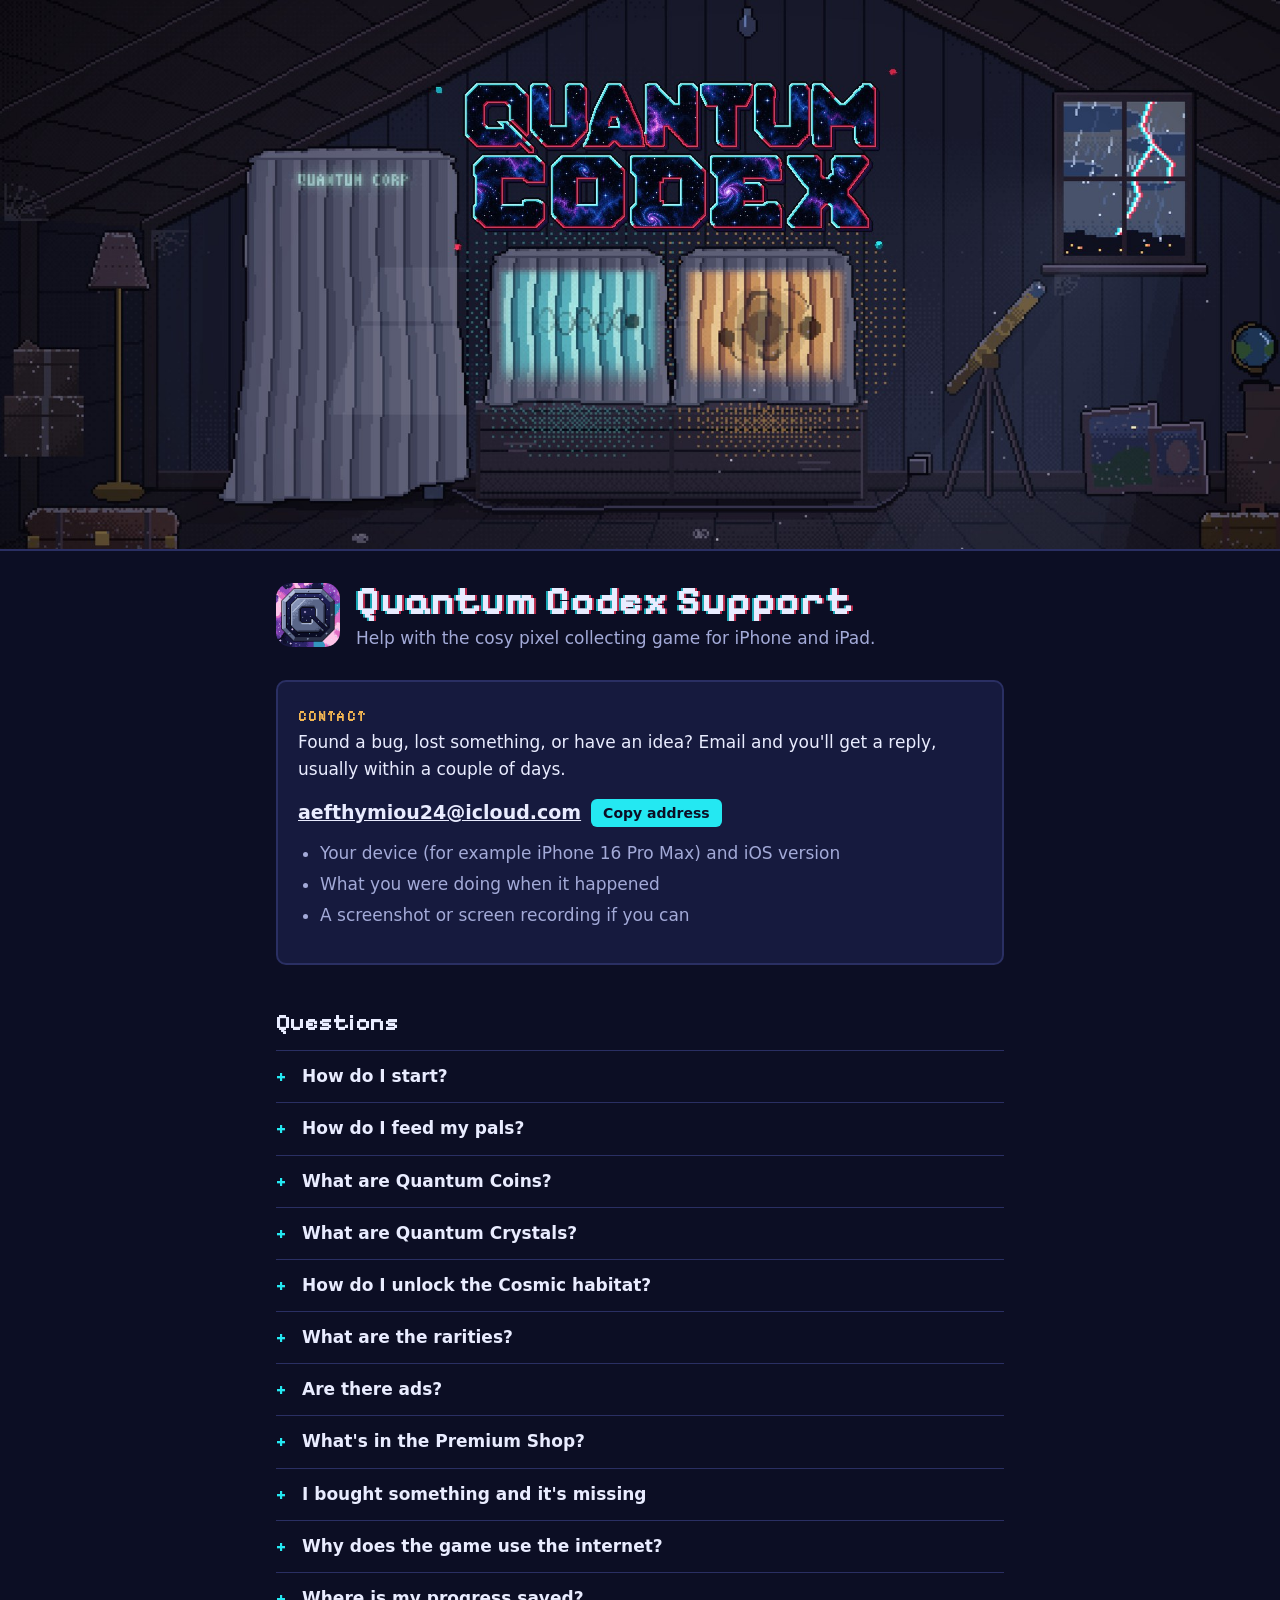
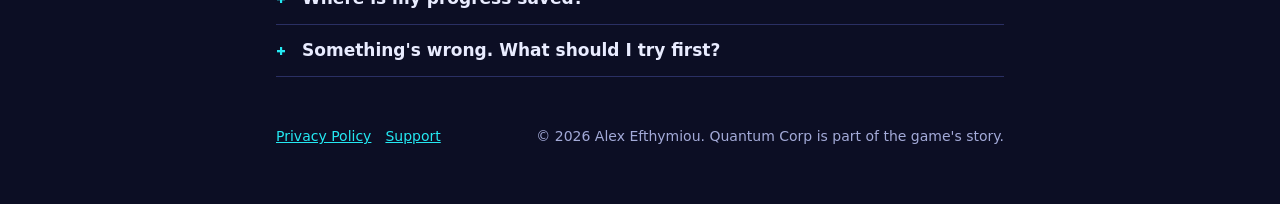
<file: index.html>
<!doctype html>
<html lang="en-AU">
<head>
<meta charset="utf-8">
<meta name="viewport" content="width=device-width, initial-scale=1">
<title>Quantum Codex Support</title>
<meta name="description" content="Help, contact and privacy for Quantum Codex, a cosy pixel collecting game for iPhone and iPad.">
<link rel="icon" type="image/png" href="assets/favicon.png">
<link rel="apple-touch-icon" href="assets/apple-touch-icon.png">
<link rel="stylesheet" href="assets/site.css">
</head>
<body>

<div class="hero"><img src="assets/attic.jpg" alt="Grandpa's attic at night: a vending machine under a sheet marked Quantum Corp, two habitats glowing under their sheets, lightning in the window, and the Quantum Codex logo." width="1920" height="823"></div>

<main class="wrap">
  <header class="top">
    <img src="assets/icon-256.png" alt="">
    <div>
      <h1>Quantum Codex Support</h1>
      <p class="tag">Help with the cosy pixel collecting game for iPhone and iPad.</p>
    </div>
  </header>

  <section class="panel" aria-labelledby="contact-h">
    <span class="label" id="contact-h">Contact</span>
    <p>Found a bug, lost something, or have an idea? Email and you'll get a reply, usually within a couple of days.</p>
    <div class="mail">
      <a id="email" href="mailto:aefthymiou24@icloud.com?subject=Quantum%20Codex">aefthymiou24@icloud.com</a>
      <button type="button" id="copy">Copy address</button>
    </div>
    <ul>
      <li>Your device (for example iPhone 16 Pro Max) and iOS version</li>
      <li>What you were doing when it happened</li>
      <li>A screenshot or screen recording if you can</li>
    </ul>
  </section>

  <h2>Questions</h2>
  <details>
    <summary>How do I start?</summary>
    <div><p>Plug in the machine in the attic, open a pack from the shop and swipe across it to tear it open. Keep the pals you want and release the rest.</p></div>
  </details>
  <details>
    <summary>How do I feed my pals?</summary>
    <div><p>Hold your finger on an empty part of the habitat to drop food essence. Pals that eat grow from <strong>Nascent</strong> to <strong>Developed</strong>, and grown pals earn far more. Upgrade your food to feed the bigger, hungrier pals from later packs.</p></div>
  </details>
  <details>
    <summary>What are Quantum Coins?</summary>
    <div><p>The game's money. Your pals earn Quantum Coins over time, even while the game is closed. Spend them on new packs, pack levels and upgrades.</p></div>
  </details>
  <details>
    <summary>What are Quantum Crystals?</summary>
    <div>
      <p>A rarer currency. Once it has evolved, each <strong>Anomaly class</strong> pal makes one Quantum Crystal every 3 days. You can also watch an ad for one every 4 hours, or buy packs of them in SHOP &gt; CRYSTALS.</p>
      <p>Trade a crystal for Quantum Coins on the same screen. What it trades for grows as you unlock dearer packs. You never need crystals to progress.</p>
    </div>
  </details>
  <details>
    <summary>How do I unlock the Cosmic habitat?</summary>
    <div><p>Keep collecting. Once you've found enough pals, HABITATS appears and the Cosmic habitat can be unlocked there, with its asteroids, comets, planets and stars.</p></div>
  </details>
  <details>
    <summary>What are the rarities?</summary>
    <div><p>Common, Rare, Epic, Legendary and Anomaly. Some pals also come in special colours, and now and then a pack catches fire and leaves a Smouldering pal behind.</p></div>
  </details>
  <details>
    <summary>Are there ads?</summary>
    <div>
      <p>Yes. Most are ads you choose to watch for a reward: free Quantum Coins, the last bit of a pack you've nearly saved for, double the coins for a pal you sell, double what your pals earned while you were away, or a free Quantum Crystal.</p>
      <p>A full-screen ad also shows after about every 5 minutes of play, at a natural pause such as closing a menu, and never in your first 5 minutes. <strong>Remove Ads</strong> in the Premium Shop stops the full-screen ads; you can still choose to watch the reward ads whenever you like. Every button that plays an ad has a small play symbol on it.</p>
    </div>
  </details>
  <details>
    <summary>What's in the Premium Shop?</summary>
    <div>
      <p>Open it from SHOP &gt; PREMIUM. Each item is a one-time purchase that lasts forever:</p>
      <ul>
        <li><strong>Double Offline Earnings</strong>: twice the Quantum Coins while you're away</li>
        <li><strong>Double Anomaly &amp; Void Odds</strong>: the rarest pals are twice as likely in every pack</li>
        <li><strong>Double Pal Growth</strong>: pals grow twice as fast</li>
        <li><strong>Remove Ads</strong>: no more full-screen ads</li>
        <li><strong>Deluxe Bundle</strong>: all four for less, plus a bonus Appreciation Electron once electrons are unlocked</li>
      </ul>
      <p>Payments are handled by Apple. All purchases directly support the developer.</p>
    </div>
  </details>
  <details>
    <summary>I bought something and it's missing</summary>
    <div><p>Open SETTINGS (on the home screen, or from the pause menu) and tap <strong>RESTORE PURCHASES</strong>. Use the same Apple ID you bought with. Your Premium Shop purchases come back on a new phone or after reinstalling too. Packs of Quantum Crystals are added as you buy them and used up as you trade them, so they aren't restored. For a refund, use Apple's <a href="https://reportaproblem.apple.com">Report a Problem</a> page.</p></div>
  </details>
  <details>
    <summary>Why does the game use the internet?</summary>
    <div><p>To check the time now and then, so time-based progress stays fair, and to load ads. If it can't check the time for a day, your pals pause their earning until it can, and then you get that time back. Please don't change your device's clock: Quantum Corp takes time travel very seriously.</p></div>
  </details>
  <details>
    <summary>Where is my progress saved?</summary>
    <div><p>On your device. Deleting the app deletes your progress, so keep it installed if you want to carry on where you left off. Premium Shop purchases are kept by Apple and can always be restored. Quantum Crystals are kept on your device with your progress, so spend them before you delete the game.</p></div>
  </details>
  <details>
    <summary>Something's wrong. What should I try first?</summary>
    <div><p>Close the app fully (swipe it away from the app switcher) and open it again, and check you have the latest version from the App Store. If that doesn't help, email the address above.</p></div>
  </details>

  <footer>
    <nav><a href="privacy/">Privacy Policy</a><a href="./">Support</a></nav>
    <span>&copy; 2026 Alex Efthymiou. Quantum Corp is part of the game's story.</span>
  </footer>
</main>

<script>
(() => {
  const btn = document.getElementById('copy');
  const addr = document.getElementById('email');
  btn.addEventListener('click', () => {
    const text = addr.textContent.trim();
    const done = () => { btn.textContent = 'Copied'; btn.dataset.done = ''; setTimeout(() => { btn.textContent = 'Copy address'; delete btn.dataset.done; }, 1800); };
    const select = () => { const r = document.createRange(); r.selectNodeContents(addr); const s = getSelection(); s.removeAllRanges(); s.addRange(r); btn.textContent = 'Selected: press Copy'; };
    try { navigator.clipboard.writeText(text).then(done, select); } catch (e) { select(); }
  });
})();
</script>
</body>
</html>
</file>
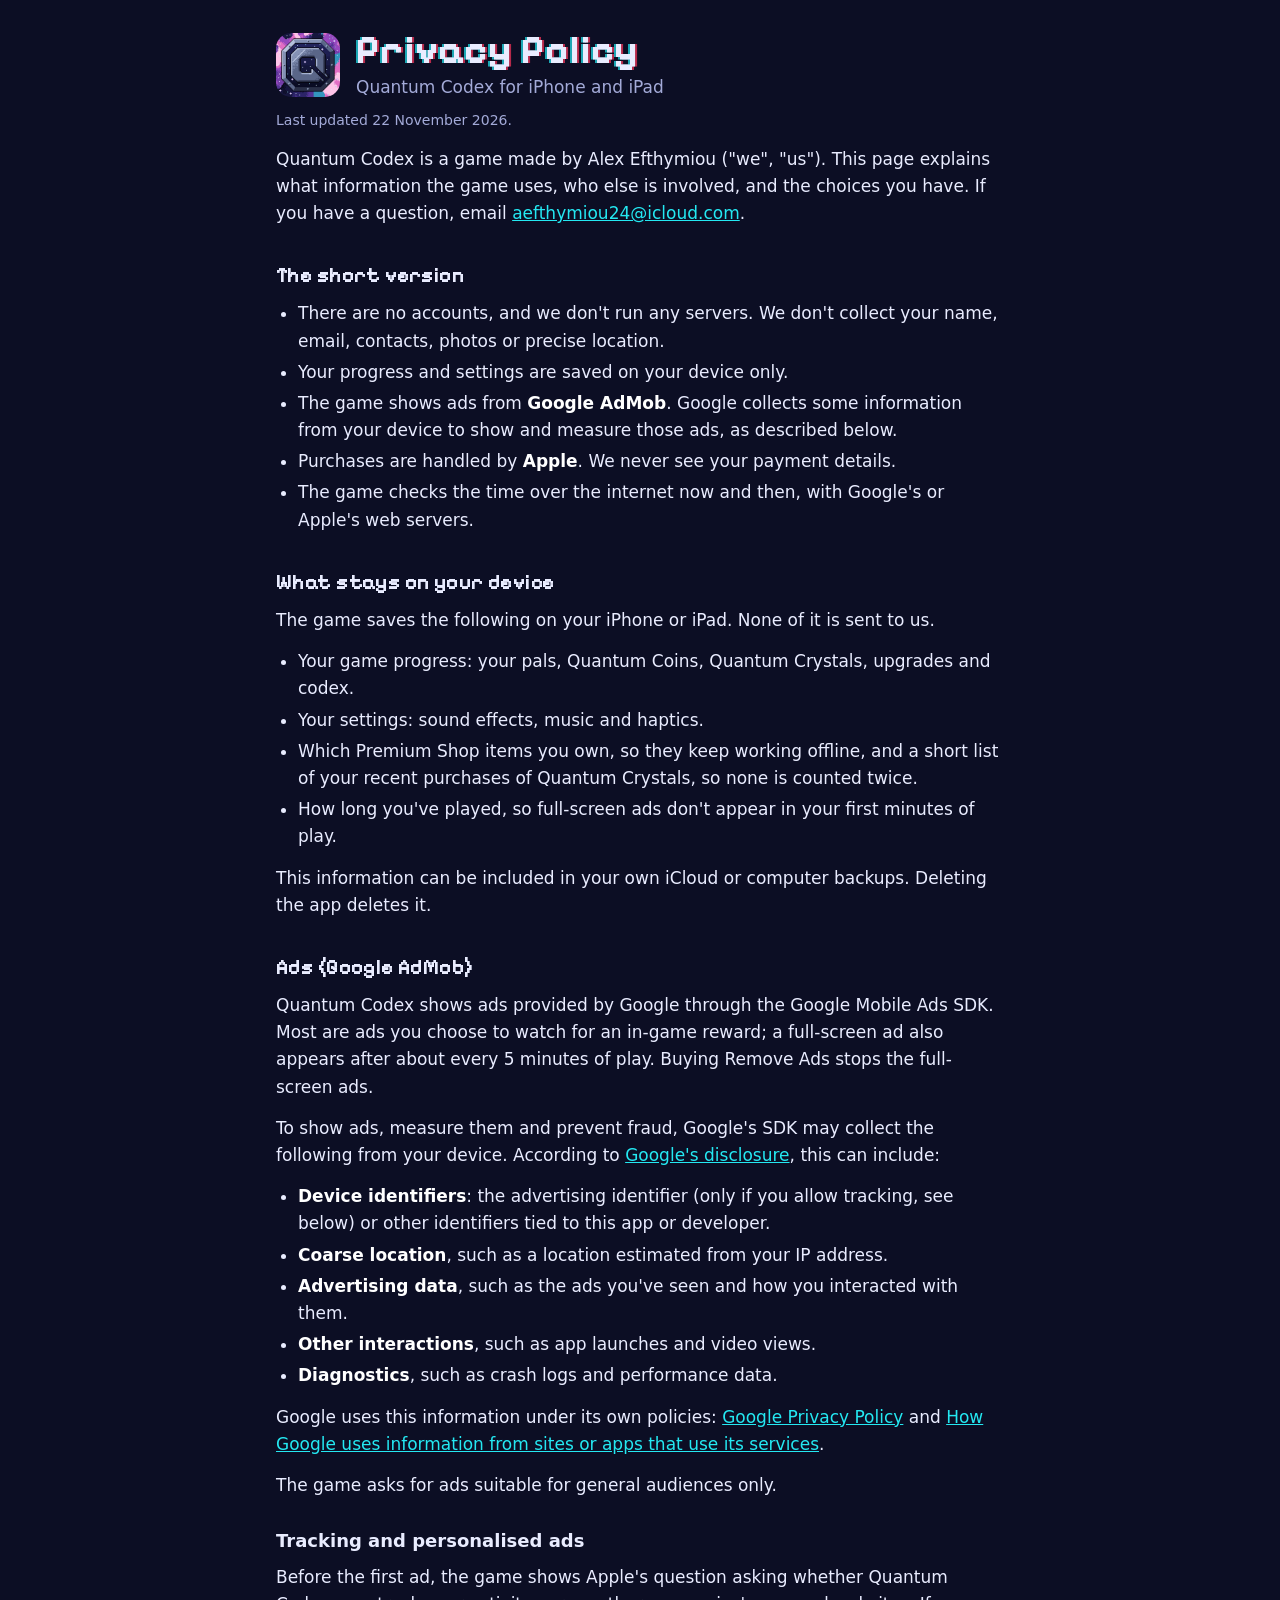
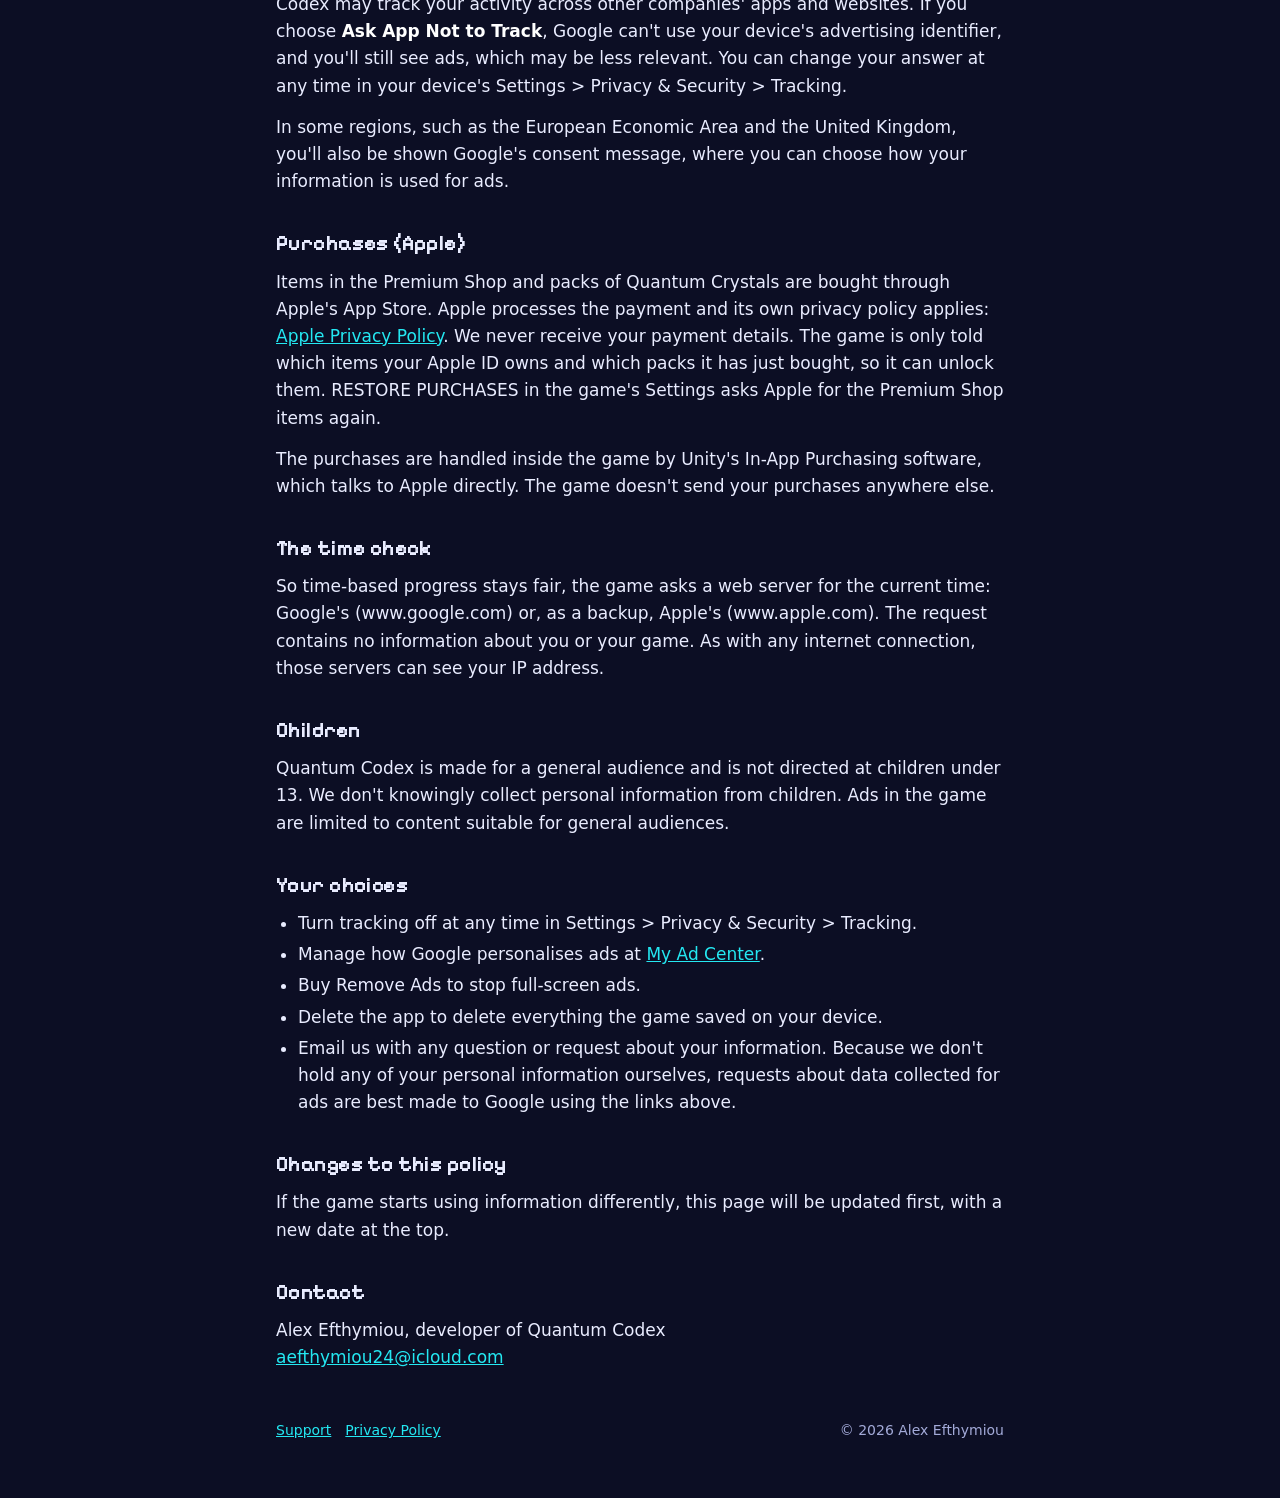
<file: privacy/index.html>
<!doctype html>
<html lang="en-AU">
<head>
<meta charset="utf-8">
<meta name="viewport" content="width=device-width, initial-scale=1">
<title>Quantum Codex Privacy Policy</title>
<meta name="description" content="How Quantum Codex handles your information: what stays on your device, the ads from Google AdMob, purchases through Apple, and the time check.">
<link rel="icon" type="image/png" href="../assets/favicon.png">
<link rel="apple-touch-icon" href="../assets/apple-touch-icon.png">
<link rel="stylesheet" href="../assets/site.css">
</head>
<body>

<main class="wrap policy">
  <header class="top">
    <img src="../assets/icon-256.png" alt="">
    <div>
      <h1>Privacy Policy</h1>
      <p class="tag">Quantum Codex for iPhone and iPad</p>
    </div>
  </header>
  <p class="updated">Last updated 22 November 2026.</p>

  <p>Quantum Codex is a game made by Alex Efthymiou ("we", "us"). This page explains what information the game uses, who else is involved, and the choices you have. If you have a question, email <a href="mailto:aefthymiou24@icloud.com">aefthymiou24@icloud.com</a>.</p>

  <h2>The short version</h2>
  <ul>
    <li>There are no accounts, and we don't run any servers. We don't collect your name, email, contacts, photos or precise location.</li>
    <li>Your progress and settings are saved on your device only.</li>
    <li>The game shows ads from <strong>Google AdMob</strong>. Google collects some information from your device to show and measure those ads, as described below.</li>
    <li>Purchases are handled by <strong>Apple</strong>. We never see your payment details.</li>
    <li>The game checks the time over the internet now and then, with Google's or Apple's web servers.</li>
  </ul>

  <h2>What stays on your device</h2>
  <p>The game saves the following on your iPhone or iPad. None of it is sent to us.</p>
  <ul>
    <li>Your game progress: your pals, Quantum Coins, Quantum Crystals, upgrades and codex.</li>
    <li>Your settings: sound effects, music and haptics.</li>
    <li>Which Premium Shop items you own, so they keep working offline, and a short list of your recent purchases of Quantum Crystals, so none is counted twice.</li>
    <li>How long you've played, so full-screen ads don't appear in your first minutes of play.</li>
  </ul>
  <p>This information can be included in your own iCloud or computer backups. Deleting the app deletes it.</p>

  <h2>Ads (Google AdMob)</h2>
  <p>Quantum Codex shows ads provided by Google through the Google Mobile Ads SDK. Most are ads you choose to watch for an in-game reward; a full-screen ad also appears after about every 5 minutes of play. Buying Remove Ads stops the full-screen ads.</p>
  <p>To show ads, measure them and prevent fraud, Google's SDK may collect the following from your device. According to <a href="https://developers.google.com/admob/ios/privacy/data-disclosure">Google's disclosure</a>, this can include:</p>
  <ul>
    <li><strong>Device identifiers</strong>: the advertising identifier (only if you allow tracking, see below) or other identifiers tied to this app or developer.</li>
    <li><strong>Coarse location</strong>, such as a location estimated from your IP address.</li>
    <li><strong>Advertising data</strong>, such as the ads you've seen and how you interacted with them.</li>
    <li><strong>Other interactions</strong>, such as app launches and video views.</li>
    <li><strong>Diagnostics</strong>, such as crash logs and performance data.</li>
  </ul>
  <p>Google uses this information under its own policies: <a href="https://policies.google.com/privacy">Google Privacy Policy</a> and <a href="https://policies.google.com/technologies/partner-sites">How Google uses information from sites or apps that use its services</a>.</p>
  <p>The game asks for ads suitable for general audiences only.</p>

  <h3>Tracking and personalised ads</h3>
  <p>Before the first ad, the game shows Apple's question asking whether Quantum Codex may track your activity across other companies' apps and websites. If you choose <strong>Ask App Not to Track</strong>, Google can't use your device's advertising identifier, and you'll still see ads, which may be less relevant. You can change your answer at any time in your device's Settings &gt; Privacy &amp; Security &gt; Tracking.</p>
  <p>In some regions, such as the European Economic Area and the United Kingdom, you'll also be shown Google's consent message, where you can choose how your information is used for ads.</p>

  <h2>Purchases (Apple)</h2>
  <p>Items in the Premium Shop and packs of Quantum Crystals are bought through Apple's App Store. Apple processes the payment and its own privacy policy applies: <a href="https://www.apple.com/legal/privacy/">Apple Privacy Policy</a>. We never receive your payment details. The game is only told which items your Apple ID owns and which packs it has just bought, so it can unlock them. RESTORE PURCHASES in the game's Settings asks Apple for the Premium Shop items again.</p>
  <p>The purchases are handled inside the game by Unity's In-App Purchasing software, which talks to Apple directly. The game doesn't send your purchases anywhere else.</p>

  <h2>The time check</h2>
  <p>So time-based progress stays fair, the game asks a web server for the current time: Google's (www.google.com) or, as a backup, Apple's (www.apple.com). The request contains no information about you or your game. As with any internet connection, those servers can see your IP address.</p>

  <h2>Children</h2>
  <p>Quantum Codex is made for a general audience and is not directed at children under 13. We don't knowingly collect personal information from children. Ads in the game are limited to content suitable for general audiences.</p>

  <h2>Your choices</h2>
  <ul>
    <li>Turn tracking off at any time in Settings &gt; Privacy &amp; Security &gt; Tracking.</li>
    <li>Manage how Google personalises ads at <a href="https://myadcenter.google.com">My Ad Center</a>.</li>
    <li>Buy Remove Ads to stop full-screen ads.</li>
    <li>Delete the app to delete everything the game saved on your device.</li>
    <li>Email us with any question or request about your information. Because we don't hold any of your personal information ourselves, requests about data collected for ads are best made to Google using the links above.</li>
  </ul>

  <h2>Changes to this policy</h2>
  <p>If the game starts using information differently, this page will be updated first, with a new date at the top.</p>

  <h2>Contact</h2>
  <p>Alex Efthymiou, developer of Quantum Codex<br>
  <a href="mailto:aefthymiou24@icloud.com">aefthymiou24@icloud.com</a></p>

  <footer>
    <nav><a href="../">Support</a><a href="./">Privacy Policy</a></nav>
    <span>&copy; 2026 Alex Efthymiou</span>
  </footer>
</main>
</body>
</html>
</file>
<file: assets/site.css>
/* Quantum Codex support site. One dark theme on purpose: the game is set in an attic at night. */
@font-face {
  font-family: "Pixelify Sans";
  src: url("pixelify-sans-700.woff2") format("woff2");
  font-weight: 700;
  font-display: swap;
}

:root {
  --night: #0c0e24;
  --panel: #161a3e;
  --line: #2a2f63;
  --ink: #e9ecff;
  --muted: #a3aad8;
  --cyan: #24e8f2;
  --red: #ff355b;
  --gold: #f2b552;
  --display: "Pixelify Sans", "Courier New", monospace;
  --body: -apple-system, BlinkMacSystemFont, system-ui, "Segoe UI", Roboto, sans-serif;
  color-scheme: dark;
}

* { box-sizing: border-box; }
html { -webkit-text-size-adjust: 100%; }
body {
  margin: 0;
  background: var(--night);
  color: var(--ink);
  font: 17px/1.6 var(--body);
}

.hero { background: #06071a; border-bottom: 2px solid var(--line); }
.hero img { display: block; width: 100%; max-width: 1400px; height: auto; margin: 0 auto; aspect-ratio: 1920 / 823; }

.wrap { max-width: 760px; margin: 0 auto; padding: 0 16px 56px; }

header.top { display: flex; align-items: center; gap: 16px; padding: 28px 0 8px; }
header.top img { width: 64px; height: 64px; border-radius: 15px; flex: none; }
h1 {
  font: 700 clamp(28px, 6vw, 40px)/1.1 var(--display);
  margin: 0;
  letter-spacing: .02em;
  text-shadow: -2px 0 0 rgba(36, 232, 242, .7), 2px 0 0 rgba(255, 53, 91, .7);
}
.tag { margin: 2px 0 0; color: var(--muted); }
h2 { font: 700 24px/1.2 var(--display); margin: 44px 0 12px; letter-spacing: .02em; }
h3 { font-size: 18px; margin: 28px 0 8px; }
p, li { max-width: 68ch; }
p { margin: 0 0 14px; }
ul { padding-left: 22px; margin: 0 0 14px; }
li { margin: 4px 0; }
a { color: var(--cyan); }
a:focus-visible, summary:focus-visible, button:focus-visible { outline: 2px solid var(--cyan); outline-offset: 3px; }
strong { color: #fff; }

.panel { background: var(--panel); border: 2px solid var(--line); border-radius: 10px; padding: 20px; margin-top: 20px; }
.label { font: 700 14px var(--display); letter-spacing: .08em; text-transform: uppercase; color: var(--gold); }
.mail { display: flex; flex-wrap: wrap; align-items: center; gap: 10px; margin: 8px 0 12px; }
.mail a { font-weight: 700; font-size: 19px; color: var(--ink); overflow-wrap: anywhere; }
.mail button { font: 600 14px var(--body); color: var(--night); background: var(--cyan); border: 0; border-radius: 6px; padding: 6px 12px; cursor: pointer; }
.mail button[data-done] { background: var(--gold); }
.panel ul { color: var(--muted); }

details { border-top: 1px solid var(--line); }
details:last-of-type { border-bottom: 1px solid var(--line); }
summary { cursor: pointer; font-weight: 700; padding: 12px 0; list-style: none; display: flex; gap: 12px; align-items: baseline; }
summary::-webkit-details-marker { display: none; }
summary::before { content: "+"; font-family: var(--display); color: var(--cyan); width: 14px; flex: none; }
details[open] summary::before { content: "\2212"; color: var(--red); }
details > div { padding: 0 0 6px 26px; color: var(--muted); }

.policy h2 { font-size: 21px; margin-top: 36px; }
.updated { color: var(--muted); font-size: 14px; }
table { border-collapse: collapse; width: 100%; margin: 8px 0 16px; font-size: 15px; }
th, td { text-align: left; vertical-align: top; padding: 8px 10px; border: 1px solid var(--line); }
th { background: var(--panel); }
.scroll { overflow-x: auto; }

footer { margin-top: 48px; color: var(--muted); font-size: 14px; display: flex; flex-wrap: wrap; justify-content: space-between; gap: 8px; }
footer nav a { margin-right: 14px; }
</file>
